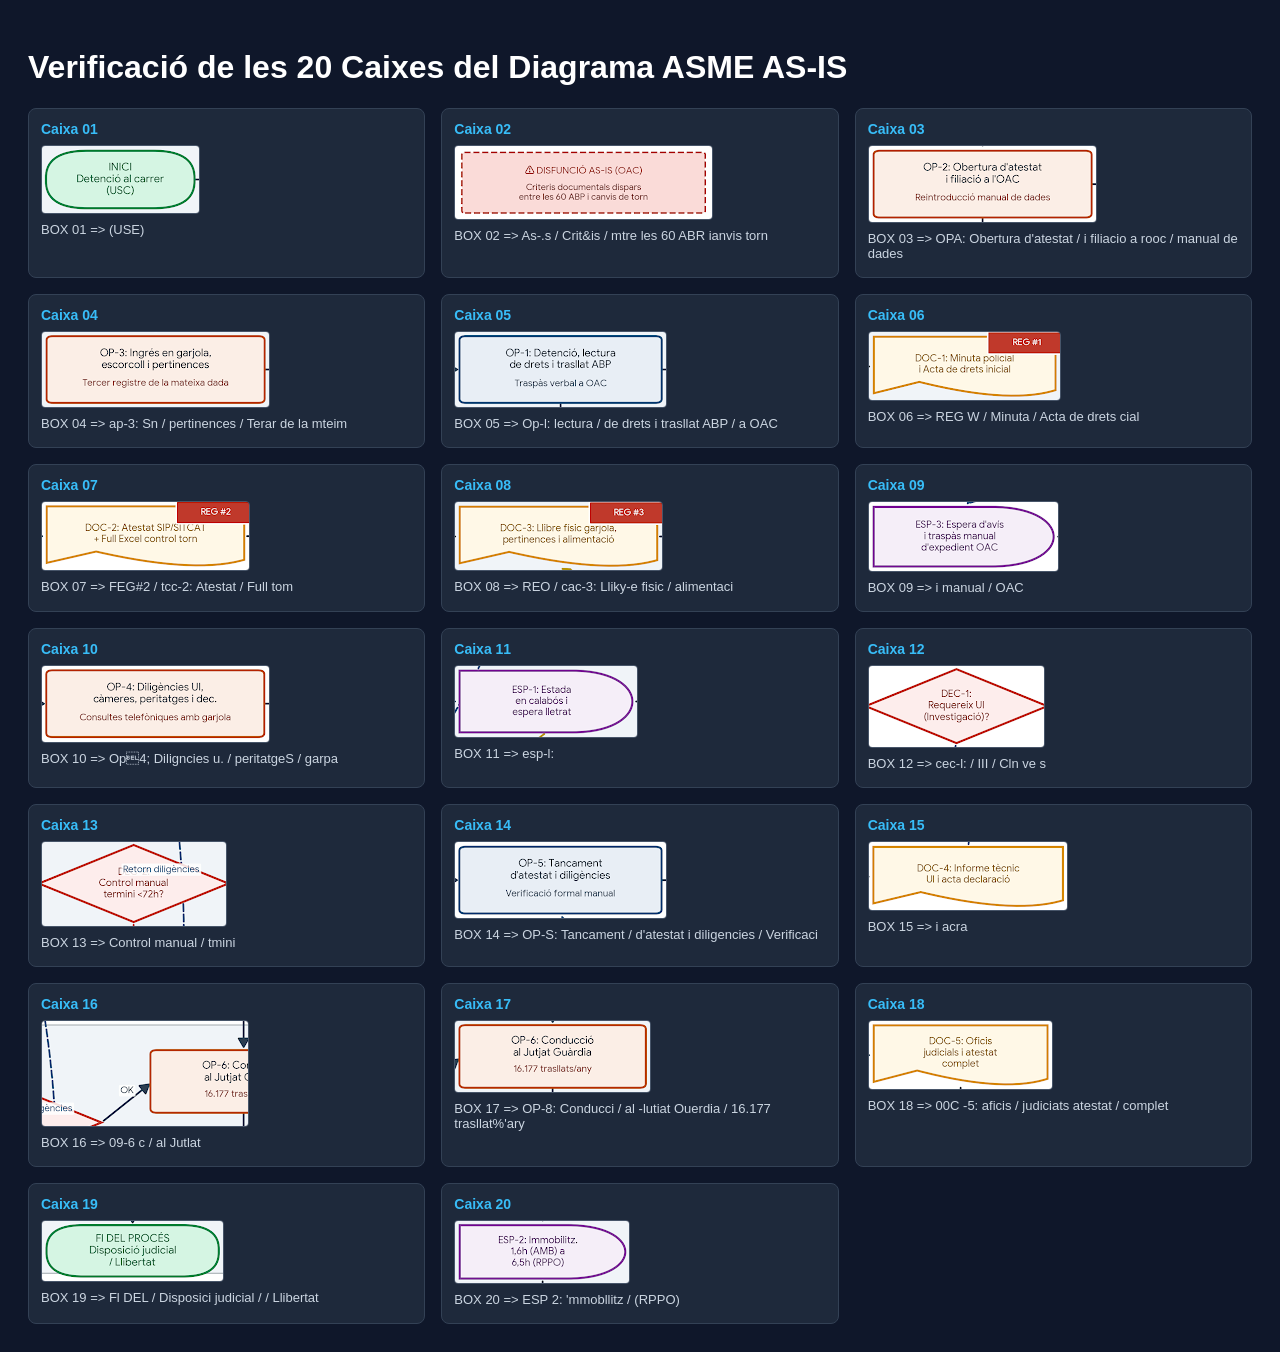
<file: verify_all_crops.html>
<!DOCTYPE html>
<html>
<head>
<meta charset="utf-8">
<style>
body { font-family: sans-serif; background: #0f172a; color: #fff; padding: 20px; }
.grid { display: grid; grid-template-columns: repeat(auto-fill, minmax(360px, 1fr)); gap: 16px; }
.card { background: #1e293b; border: 1px solid #334155; border-radius: 8px; padding: 12px; }
img { max-width: 100%; height: auto; border: 1px solid #475569; border-radius: 4px; background: white; }
h3 { margin: 0 0 8px 0; color: #38bdf8; font-size: 14px; }
p { font-size: 13px; color: #cbd5e1; margin: 4px 0; }
</style>
</head>
<body>
<h1>Verificació de les 20 Caixes del Diagrama ASME AS-IS</h1>
<div class="grid">

        <div class="card">
            <h3>Caixa 01</h3>
            <img src="[data-uri]" />
            <p>BOX 01 => (USE)</p>
        </div>
        
        <div class="card">
            <h3>Caixa 02</h3>
            <img src="[data-uri]" />
            <p>BOX 02 => As-.s / Crit&is / mtre les 60 ABR ianvis torn</p>
        </div>
        
        <div class="card">
            <h3>Caixa 03</h3>
            <img src="[data-uri]" />
            <p>BOX 03 => OPA: Obertura d'atestat / i filiacio a rooc / manual de dades</p>
        </div>
        
        <div class="card">
            <h3>Caixa 04</h3>
            <img src="[data-uri]" />
            <p>BOX 04 => ap-3: Sn / pertinences / Terar de la mteim</p>
        </div>
        
        <div class="card">
            <h3>Caixa 05</h3>
            <img src="[data-uri]" />
            <p>BOX 05 => Op-l: lectura / de drets i trasllat ABP / a OAC</p>
        </div>
        
        <div class="card">
            <h3>Caixa 06</h3>
            <img src="[data-uri]" />
            <p>BOX 06 => REG W / Minuta /  Acta de drets cial</p>
        </div>
        
        <div class="card">
            <h3>Caixa 07</h3>
            <img src="[data-uri]" />
            <p>BOX 07 => FEG#2 / tcc-2: Atestat / Full tom</p>
        </div>
        
        <div class="card">
            <h3>Caixa 08</h3>
            <img src="[data-uri]" />
            <p>BOX 08 => REO / cac-3: Lliky-e fisic / alimentaci</p>
        </div>
        
        <div class="card">
            <h3>Caixa 09</h3>
            <img src="[data-uri]" />
            <p>BOX 09 => i manual / OAC</p>
        </div>
        
        <div class="card">
            <h3>Caixa 10</h3>
            <img src="[data-uri]" />
            <p>BOX 10 => Op4; Diligncies u. / peritatgeS / garpa</p>
        </div>
        
        <div class="card">
            <h3>Caixa 11</h3>
            <img src="[data-uri]" />
            <p>BOX 11 => esp-l:</p>
        </div>
        
        <div class="card">
            <h3>Caixa 12</h3>
            <img src="[data-uri]" />
            <p>BOX 12 => cec-l: / III / Cln ve s</p>
        </div>
        
        <div class="card">
            <h3>Caixa 13</h3>
            <img src="[data-uri]" />
            <p>BOX 13 => Control manual / tmini</p>
        </div>
        
        <div class="card">
            <h3>Caixa 14</h3>
            <img src="[data-uri]" />
            <p>BOX 14 => OP-S: Tancament / d'atestat i diligencies / Verificaci</p>
        </div>
        
        <div class="card">
            <h3>Caixa 15</h3>
            <img src="[data-uri]" />
            <p>BOX 15 => i acra</p>
        </div>
        
        <div class="card">
            <h3>Caixa 16</h3>
            <img src="[data-uri]" />
            <p>BOX 16 => 09-6 c / al Jutlat</p>
        </div>
        
        <div class="card">
            <h3>Caixa 17</h3>
            <img src="[data-uri]" />
            <p>BOX 17 => OP-8: Conducci / al -lutiat Ouerdia / 16.177 trasllat%'ary</p>
        </div>
        
        <div class="card">
            <h3>Caixa 18</h3>
            <img src="[data-uri]" />
            <p>BOX 18 => 00C -5: aficis / judiciats atestat / complet</p>
        </div>
        
        <div class="card">
            <h3>Caixa 19</h3>
            <img src="[data-uri]" />
            <p>BOX 19 => Fl DEL / Disposici judicial / / Llibertat</p>
        </div>
        
        <div class="card">
            <h3>Caixa 20</h3>
            <img src="[data-uri]" />
            <p>BOX 20 => ESP 2: 'mmobllitz / (RPPO)</p>
        </div>
        </div></body></html>
</file>
